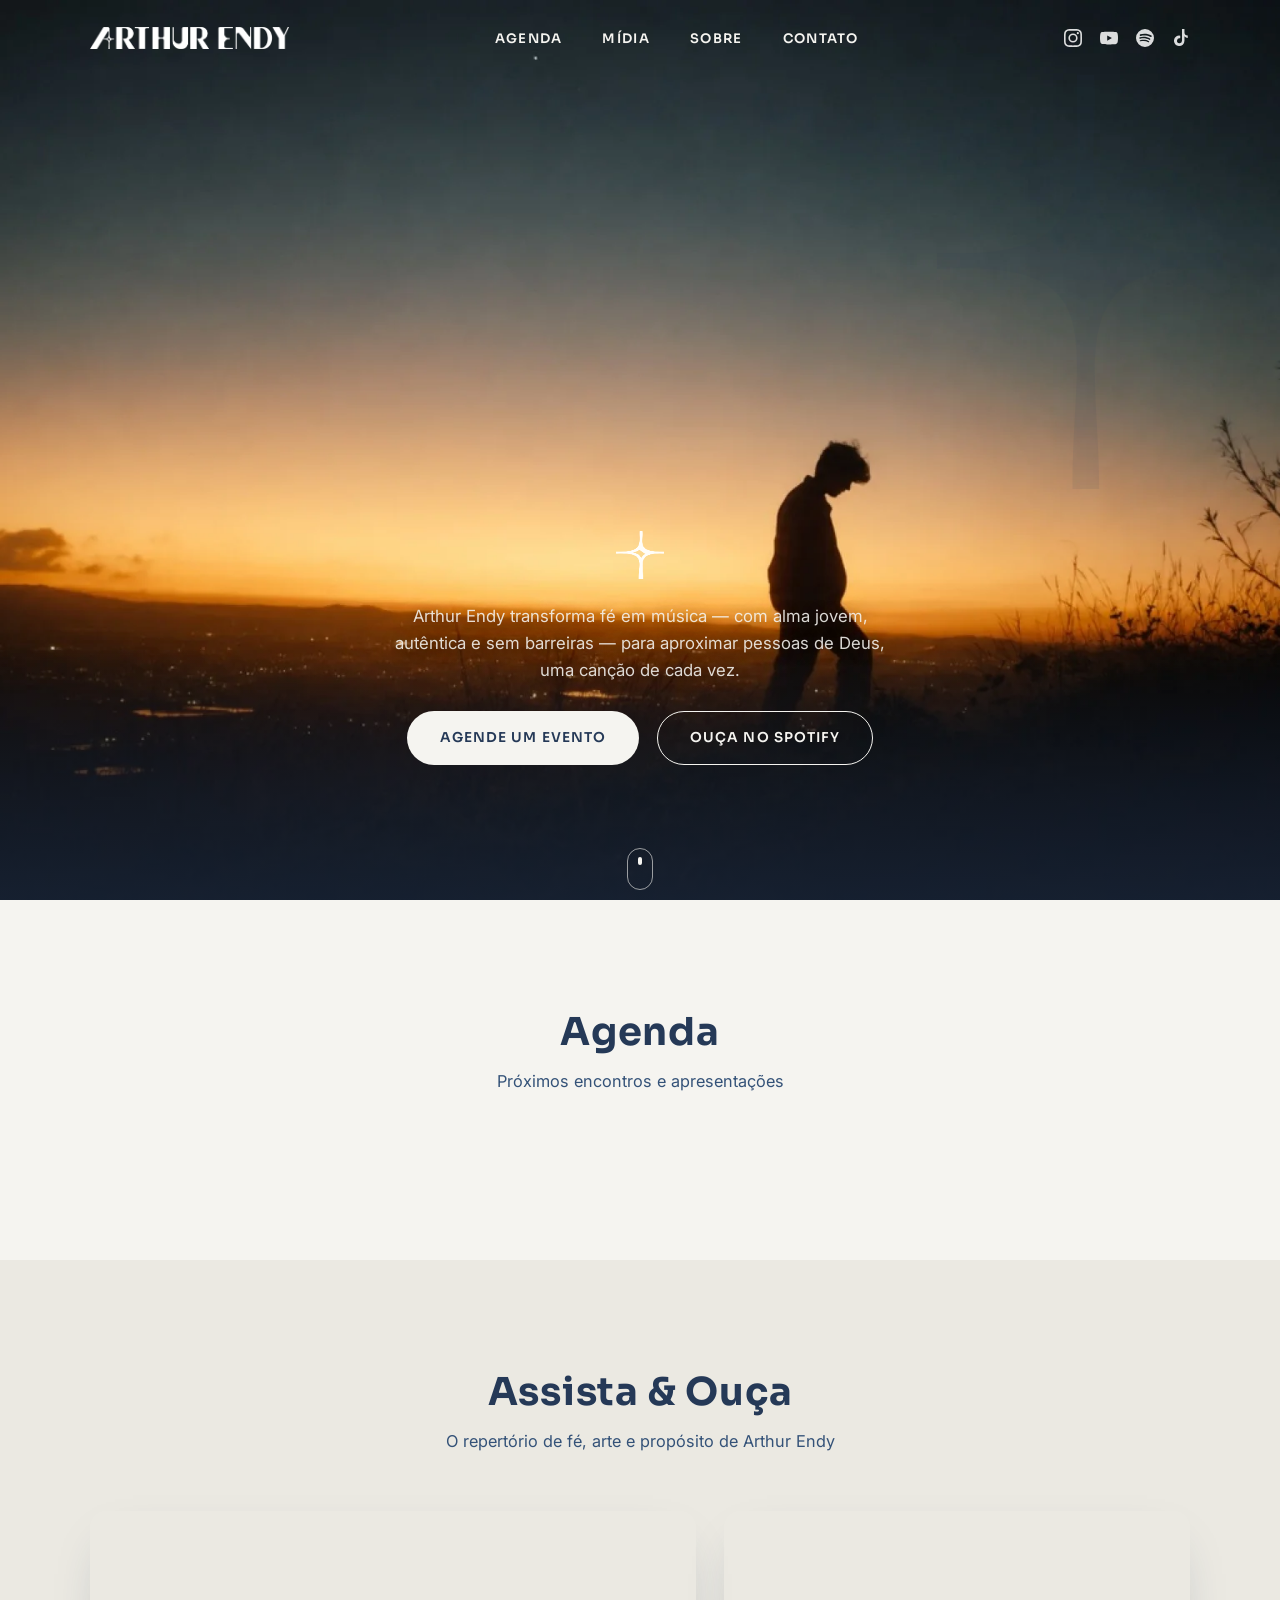
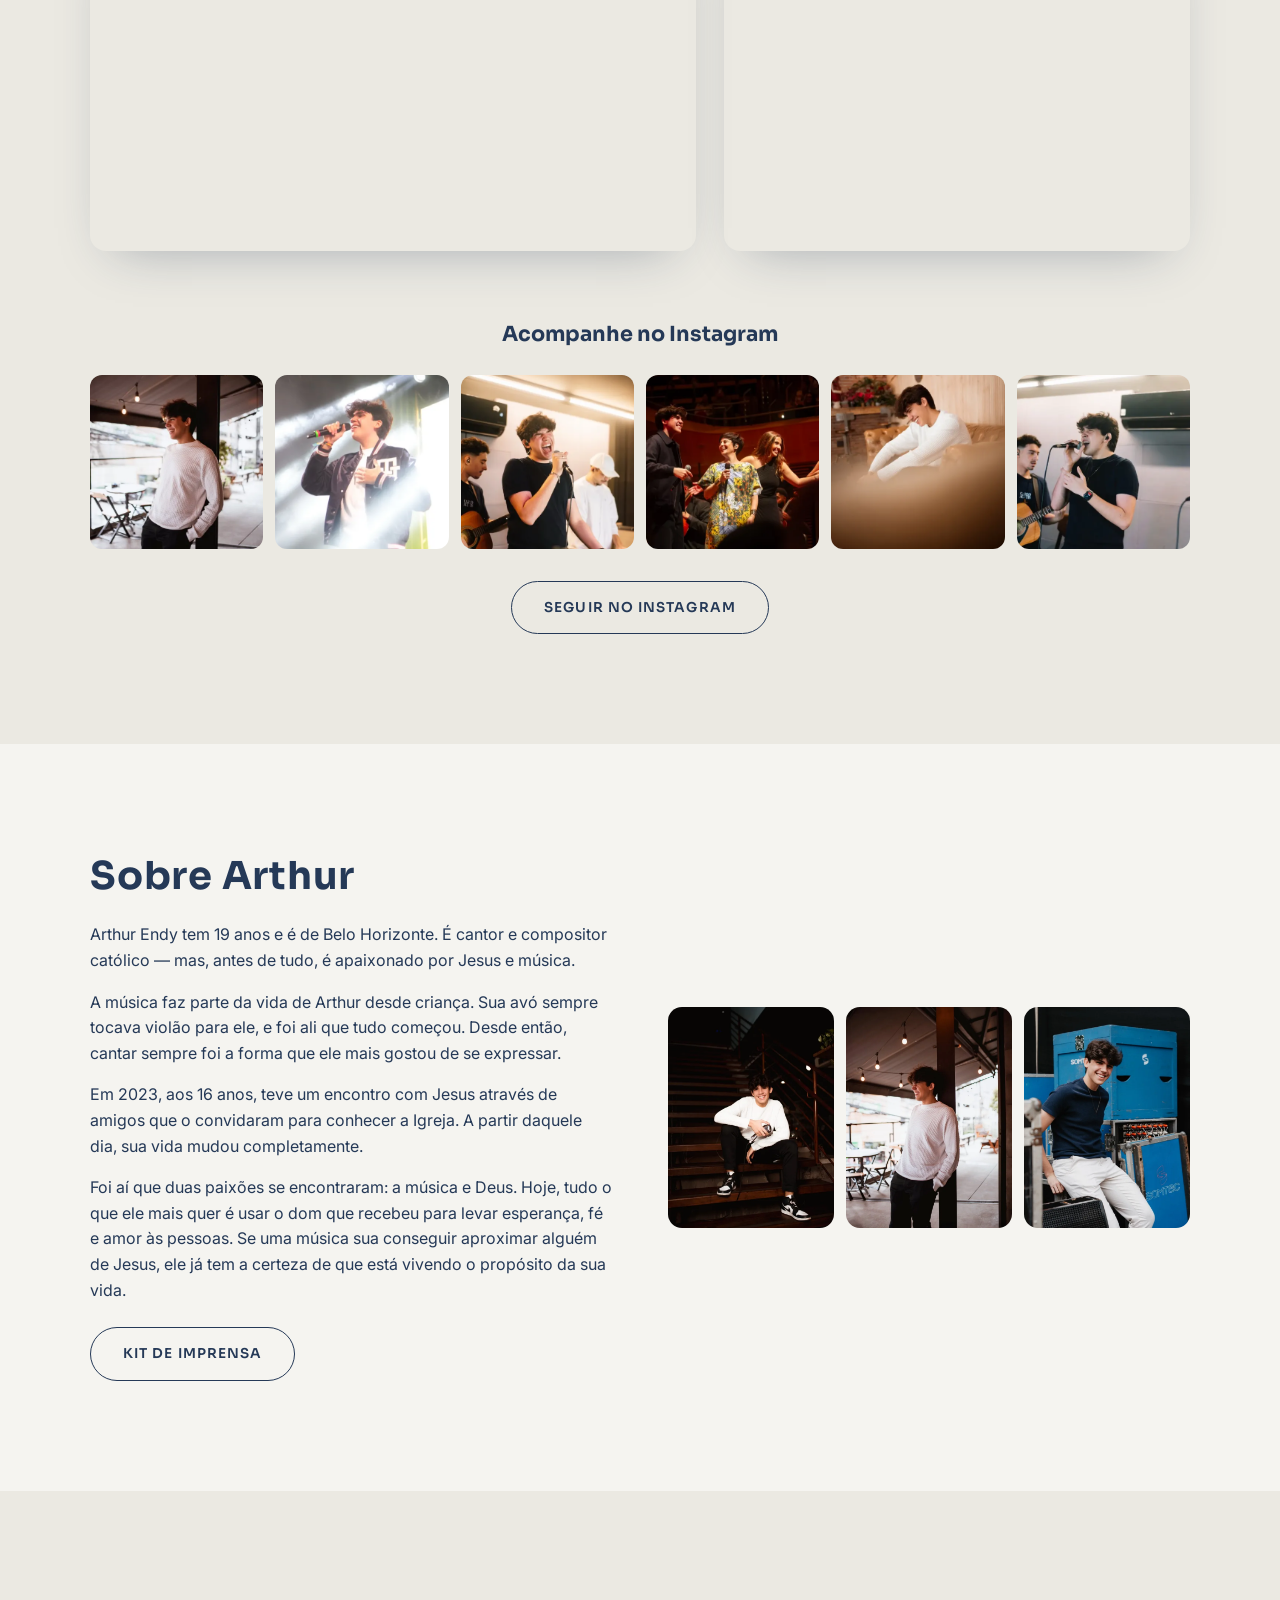
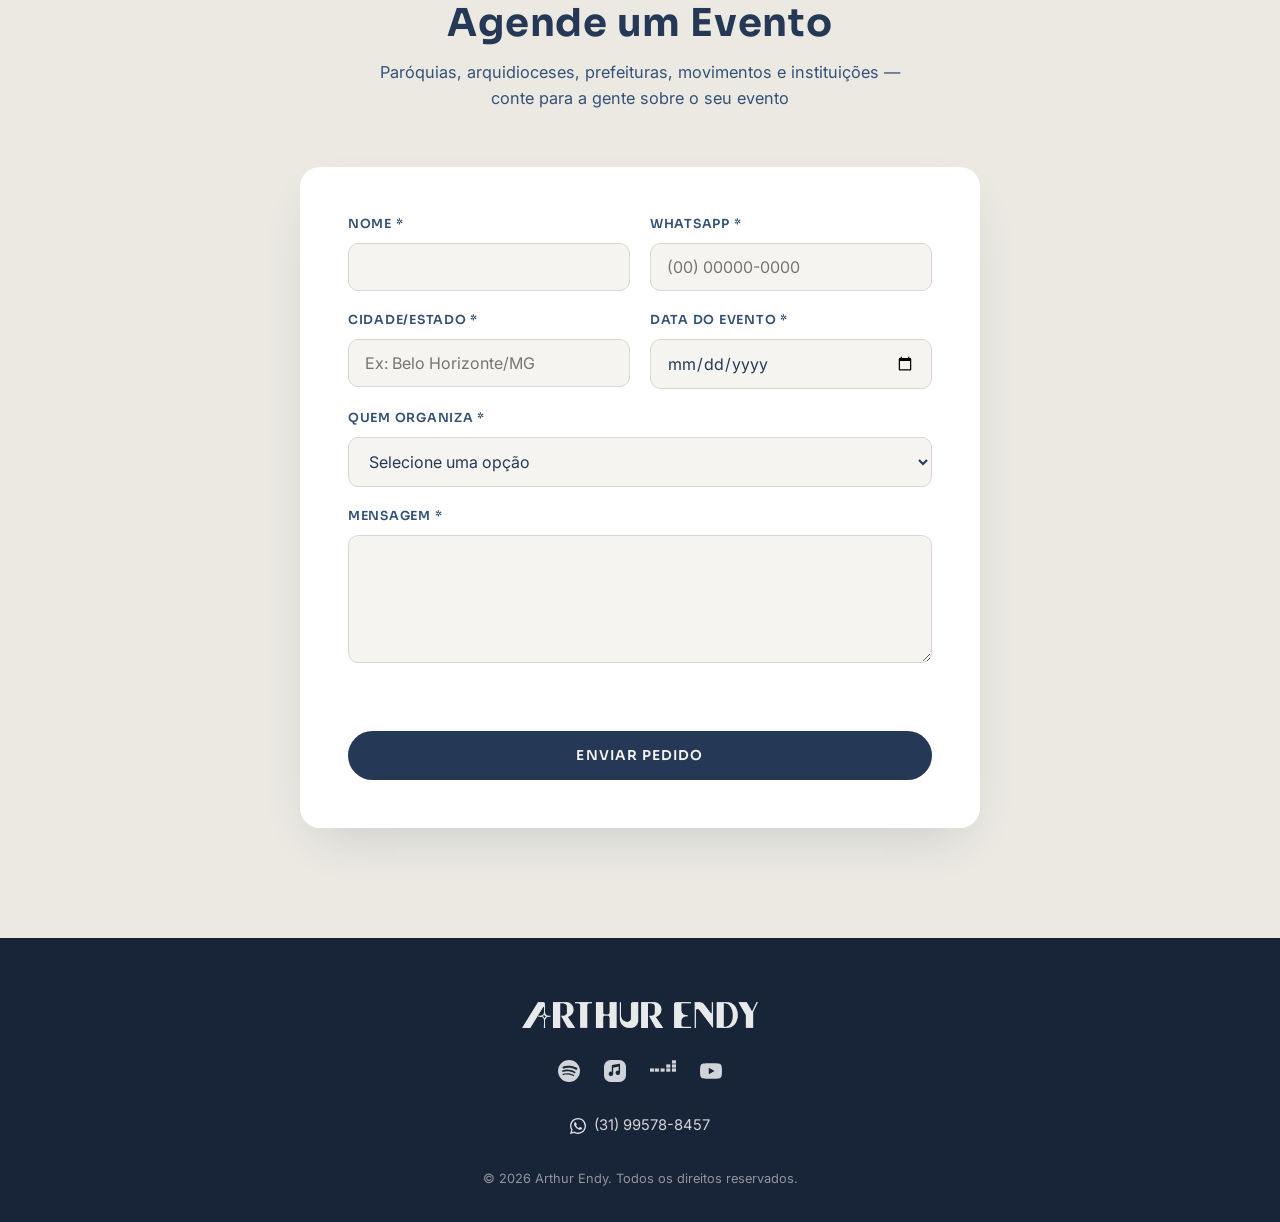
<file: index.html>
<!DOCTYPE html>
<html lang="pt-BR">
<head>
<meta charset="UTF-8">
<meta name="viewport" content="width=device-width, initial-scale=1.0">
<title>Arthur Endy — Cantor e Compositor Católico</title>
<meta name="description" content="Arthur Endy é cantor e compositor católico. Música, fé e propósito para aproximar pessoas de Deus. Ouça, assista e agende um evento.">

<!-- Open Graph -->
<meta property="og:type" content="website">
<meta property="og:title" content="Arthur Endy — Cantor e Compositor Católico">
<meta property="og:description" content="Música, fé e propósito. Conheça o trabalho de Arthur Endy, ouça as músicas e agende um evento.">
<meta property="og:image" content="assets/img/og-image.jpg">
<meta property="og:locale" content="pt_BR">

<link rel="icon" type="image/svg+xml" href="favicon.svg">

<link rel="preconnect" href="https://fonts.googleapis.com">
<link rel="preconnect" href="https://fonts.gstatic.com" crossorigin>
<link href="https://fonts.googleapis.com/css2?family=Sora:wght@600;700;800&family=Inter:wght@400;500;600&display=swap" rel="stylesheet">

<link rel="stylesheet" href="css/style.css">
</head>
<body>

<a class="skip-link" href="#main">Pular para o conteúdo</a>

<header class="site-header" id="topo">
  <div class="container header-inner">
    <a href="#topo" class="brand" aria-label="Arthur Endy — início">
      <img src="assets/img/logo-linear-branco.png" alt="Arthur Endy" class="brand-logo" width="209" height="23">
    </a>

    <nav class="main-nav" id="main-nav" aria-label="Navegação principal">
      <ul>
        <li><a href="#agenda">Agenda</a></li>
        <li><a href="#midia">Mídia</a></li>
        <li><a href="#sobre">Sobre</a></li>
        <li><a href="#contato">Contato</a></li>
      </ul>
    </nav>

    <div class="header-social">
      <a href="https://www.instagram.com/arthurendy/" target="_blank" rel="noopener" aria-label="Instagram de Arthur Endy"><img src="assets/icons/instagram.svg" alt="" width="20" height="20"></a>
      <a href="https://www.youtube.com/c/ArthurEndy" target="_blank" rel="noopener" aria-label="YouTube de Arthur Endy"><img src="assets/icons/youtube.svg" alt="" width="20" height="20"></a>
      <a href="https://open.spotify.com/artist/45PT90kSCjOz1tZ0P7NNvH" target="_blank" rel="noopener" aria-label="Spotify de Arthur Endy"><img src="assets/icons/spotify.svg" alt="" width="20" height="20"></a>
      <a href="https://www.tiktok.com/@arthur.endy" target="_blank" rel="noopener" aria-label="TikTok de Arthur Endy"><img src="assets/icons/tiktok.svg" alt="" width="20" height="20"></a>
    </div>

    <button class="nav-toggle" id="nav-toggle" aria-label="Abrir menu" aria-expanded="false" aria-controls="main-nav">
      <span class="nav-toggle-bar"></span>
      <span class="nav-toggle-bar"></span>
      <span class="nav-toggle-bar"></span>
    </button>
  </div>
</header>

<main id="main">

  <!-- HERO -->
  <section class="hero" id="hero">
    <img class="hero-bg" src="assets/img/hero.webp" alt="" loading="eager" fetchpriority="high">
    <div class="hero-overlay" aria-hidden="true"></div>
    <div class="hero-watermark" aria-hidden="true"></div>

    <div class="hero-content">
      <img src="assets/img/logo-branco.png" alt="Símbolo Arthur Endy" class="hero-symbol" width="72" height="72">
      <p class="hero-subtitle">Arthur Endy transforma fé em música — com alma jovem, autêntica e sem barreiras — para aproximar pessoas de Deus, uma canção de cada vez.</p>
      <div class="hero-actions">
        <a href="#contato" class="btn btn-primary">Agende um Evento</a>
        <a href="https://open.spotify.com/artist/45PT90kSCjOz1tZ0P7NNvH" target="_blank" rel="noopener" class="btn btn-outline">Ouça no Spotify</a>
      </div>
    </div>

    <a href="#agenda" class="scroll-indicator" aria-label="Rolar para o conteúdo">
      <span></span>
    </a>
  </section>

  <!-- AGENDA -->
  <section class="section" id="agenda">
    <div class="container">
      <h2 class="section-title">Agenda</h2>
      <p class="section-subtitle">Próximos encontros e apresentações</p>

      <a class="bit-widget-initializer"
        data-artist-name="id_15656749"
        data-app-id="1c23c01c9c00f2614237e19d9982d6f2"
        data-display-details="true"
        data-display-lineup="true"
        data-display-start-time="true"
        data-event-rsvp-position="left"
        data-social-share-icon="true"
        data-date-orientation="horizontal"
        data-date-format="MMM. D, YYYY"
        data-date-capitalization="capitalize"
        data-follow-section-position="top"
        data-follow-section-alignment="center"
        data-follow-section-cta-text="FOLLOW"
        data-language="pt"
        data-display-limit="15"
        data-bit-logo-position="hidden"
        ></a>
    </div>
  </section>

  <!-- MIDIA -->
  <section class="section section-alt" id="midia">
    <div class="container">
      <h2 class="section-title">Assista &amp; Ouça</h2>
      <p class="section-subtitle">O repertório de fé, arte e propósito de Arthur Endy</p>

      <div class="media-grid">
        <div class="media-video">
          <iframe
            src="https://www.youtube.com/embed/A3jggmgNoUM"
            title="Vídeo de Arthur Endy no YouTube"
            width="100%" height="100%" frameborder="0"
            allow="accelerometer; autoplay; clipboard-write; encrypted-media; gyroscope; picture-in-picture"
            allowfullscreen
            style="aspect-ratio: 16 / 9; display: block; border-radius: 16px;"
          ></iframe>
        </div>

        <div class="media-spotify">
          <iframe
            title="Player do Spotify — Desperta o Santo Dentro de Mim"
            src="https://open.spotify.com/embed/album/02Kt2gpaJbTQIVNRXUYahv?utm_source=generator&theme=0"
            width="100%" height="152" frameborder="0" allowfullscreen=""
            allow="autoplay; clipboard-write; encrypted-media; fullscreen; picture-in-picture"
            loading="lazy">
          </iframe>
          <iframe
            title="Player do Spotify — Uma História de Amor"
            src="https://open.spotify.com/embed/album/1sSsBLlesuToJD6hAaPxq7?utm_source=generator&theme=0"
            width="100%" height="152" frameborder="0" allowfullscreen=""
            allow="autoplay; clipboard-write; encrypted-media; fullscreen; picture-in-picture"
            loading="lazy">
          </iframe>
        </div>
      </div>

      <div class="instagram-block">
        <h3>Acompanhe no Instagram</h3>
        <div class="instagram-grid">
          <a href="https://www.instagram.com/arthurendy/" target="_blank" rel="noopener" class="instagram-tile" aria-label="Ver post no Instagram de Arthur Endy"><img src="assets/img/insta-1.webp" alt="Arthur Endy sorrindo em ambiente descontraído" loading="lazy" width="700" height="700"><span class="instagram-tile-icon"><img src="assets/icons/instagram.svg" alt="" width="20" height="20"></span></a>
          <a href="https://www.instagram.com/arthurendy/" target="_blank" rel="noopener" class="instagram-tile" aria-label="Ver post no Instagram de Arthur Endy"><img src="assets/img/insta-2.webp" alt="Arthur Endy cantando no palco" loading="lazy" width="700" height="700"><span class="instagram-tile-icon"><img src="assets/icons/instagram.svg" alt="" width="20" height="20"></span></a>
          <a href="https://www.instagram.com/arthurendy/" target="_blank" rel="noopener" class="instagram-tile" aria-label="Ver post no Instagram de Arthur Endy"><img src="assets/img/insta-3.webp" alt="Arthur Endy em ensaio com a banda" loading="lazy" width="700" height="700"><span class="instagram-tile-icon"><img src="assets/icons/instagram.svg" alt="" width="20" height="20"></span></a>
          <a href="https://www.instagram.com/arthurendy/" target="_blank" rel="noopener" class="instagram-tile" aria-label="Ver post no Instagram de Arthur Endy"><img src="assets/img/insta-4.webp" alt="Arthur Endy se apresentando com orquestra" loading="lazy" width="700" height="700"><span class="instagram-tile-icon"><img src="assets/icons/instagram.svg" alt="" width="20" height="20"></span></a>
          <a href="https://www.instagram.com/arthurendy/" target="_blank" rel="noopener" class="instagram-tile" aria-label="Ver post no Instagram de Arthur Endy"><img src="assets/img/insta-5.webp" alt="Arthur Endy sorrindo em momento descontraído" loading="lazy" width="700" height="700"><span class="instagram-tile-icon"><img src="assets/icons/instagram.svg" alt="" width="20" height="20"></span></a>
          <a href="https://www.instagram.com/arthurendy/" target="_blank" rel="noopener" class="instagram-tile" aria-label="Ver post no Instagram de Arthur Endy"><img src="assets/img/insta-6.webp" alt="Arthur Endy em estúdio de ensaio" loading="lazy" width="700" height="700"><span class="instagram-tile-icon"><img src="assets/icons/instagram.svg" alt="" width="20" height="20"></span></a>
        </div>
        <a href="https://www.instagram.com/arthurendy/" target="_blank" rel="noopener" class="btn btn-outline btn-dark">Seguir no Instagram</a>
      </div>
    </div>
  </section>

  <!-- SOBRE -->
  <section class="section" id="sobre">
    <div class="container about-grid">
      <div class="about-text">
        <h2 class="section-title section-title--left">Sobre Arthur</h2>
        <p>Arthur Endy tem 19 anos e é de Belo Horizonte. É cantor e compositor católico — mas, antes de tudo, é apaixonado por Jesus e música.</p>
        <p>A música faz parte da vida de Arthur desde criança. Sua avó sempre tocava violão para ele, e foi ali que tudo começou. Desde então, cantar sempre foi a forma que ele mais gostou de se expressar.</p>
        <p>Em 2023, aos 16 anos, teve um encontro com Jesus através de amigos que o convidaram para conhecer a Igreja. A partir daquele dia, sua vida mudou completamente.</p>
        <p>Foi aí que duas paixões se encontraram: a música e Deus. Hoje, tudo o que ele mais quer é usar o dom que recebeu para levar esperança, fé e amor às pessoas. Se uma música sua conseguir aproximar alguém de Jesus, ele já tem a certeza de que está vivendo o propósito da sua vida.</p>
        <!-- TODO: linkar para o PDF do press kit quando estiver disponível -->
        <a href="#contato" class="btn btn-outline btn-dark">Kit de Imprensa</a>
      </div>

      <div class="about-photos">
        <div class="about-photo"><img src="assets/img/sobre-1.webp" alt="Arthur Endy sorrindo, sentado em uma escada" loading="lazy" width="900" height="900"></div>
        <div class="about-photo"><img src="assets/img/sobre-2.webp" alt="Arthur Endy em um momento tranquilo, sorrindo" loading="lazy" width="900" height="900"></div>
        <div class="about-photo"><img src="assets/img/sobre-3.webp" alt="Arthur Endy sorrindo nos bastidores de um show" loading="lazy" width="900" height="900"></div>
      </div>
    </div>
  </section>

  <!-- CONTATO -->
  <section class="section section-alt" id="contato">
    <div class="container">
      <h2 class="section-title">Agende um Evento</h2>
      <p class="section-subtitle">Paróquias, arquidioceses, prefeituras, movimentos e instituições — conte para a gente sobre o seu evento</p>

      <form id="contact-form" class="contact-form" novalidate action="https://formspree.io/f/xeeyovjj" method="POST">
        <input type="hidden" name="_subject" value="Novo pedido de evento — site Arthur Endy">
        <div class="form-row">
          <div class="form-group">
            <label for="nome">Nome *</label>
            <input type="text" id="nome" name="nome" required autocomplete="name">
          </div>
          <div class="form-group">
            <label for="whatsapp">WhatsApp *</label>
            <input type="tel" id="whatsapp" name="whatsapp" required autocomplete="tel" placeholder="(00) 00000-0000">
          </div>
        </div>

        <div class="form-row">
          <div class="form-group">
            <label for="cidade">Cidade/Estado *</label>
            <input type="text" id="cidade" name="cidade" required placeholder="Ex: Belo Horizonte/MG">
          </div>
          <div class="form-group">
            <label for="data">Data do Evento *</label>
            <input type="date" id="data" name="data" required>
          </div>
        </div>

        <div class="form-group">
          <label for="organizador">Quem organiza *</label>
          <select id="organizador" name="organizador" required>
            <option value="" disabled selected>Selecione uma opção</option>
            <option value="Paróquia">Paróquia</option>
            <option value="Arquidiocese">Arquidiocese</option>
            <option value="Diocese">Diocese</option>
            <option value="Prefeitura">Prefeitura</option>
            <option value="Câmara">Câmara</option>
            <option value="Movimento">Movimento</option>
            <option value="Evento Privado">Evento Privado</option>
            <option value="Imprensa">Imprensa</option>
            <option value="Instituição">Instituição</option>
          </select>
        </div>

        <div class="form-group">
          <label for="mensagem">Mensagem *</label>
          <textarea id="mensagem" name="mensagem" rows="5" required></textarea>
        </div>

        <p class="form-feedback" id="form-feedback" role="status" aria-live="polite"></p>

        <button type="submit" class="btn btn-solid btn-block">Enviar Pedido</button>
      </form>
    </div>
  </section>

</main>

<footer class="site-footer">
  <div class="container footer-inner">
    <img src="assets/img/logo-linear-branco.png" alt="Arthur Endy" class="footer-logo" width="251" height="28">

    <div class="footer-streaming">
      <a href="https://open.spotify.com/artist/45PT90kSCjOz1tZ0P7NNvH" target="_blank" rel="noopener" aria-label="Spotify"><img src="assets/icons/spotify.svg" alt="" width="22" height="22"></a>
      <a href="https://music.apple.com/br/artist/arthur-endy/1552232141" target="_blank" rel="noopener" aria-label="Apple Music"><img src="assets/icons/apple-music.svg" alt="" width="22" height="22"></a>
      <a href="https://deezer.page.link/TsARCHeXXx8tHteW8" target="_blank" rel="noopener" aria-label="Deezer"><img src="assets/icons/deezer.svg" alt="" width="26" height="12"></a>
      <a href="https://www.youtube.com/c/ArthurEndy" target="_blank" rel="noopener" aria-label="YouTube"><img src="assets/icons/youtube.svg" alt="" width="22" height="22"></a>
    </div>

    <div class="footer-contact">
      <a href="https://wa.me/5531995788457" target="_blank" rel="noopener"><img src="assets/icons/whatsapp.svg" alt="" width="16" height="16"> (31) 99578-8457</a>
    </div>

    <p class="footer-copy">© 2026 Arthur Endy. Todos os direitos reservados.</p>
  </div>
</footer>

<script charset="utf-8" src="https://widgetv3.bandsintown.com/main.min.js"></script>
<script src="js/script.js"></script>
</body>
</html>
</file>
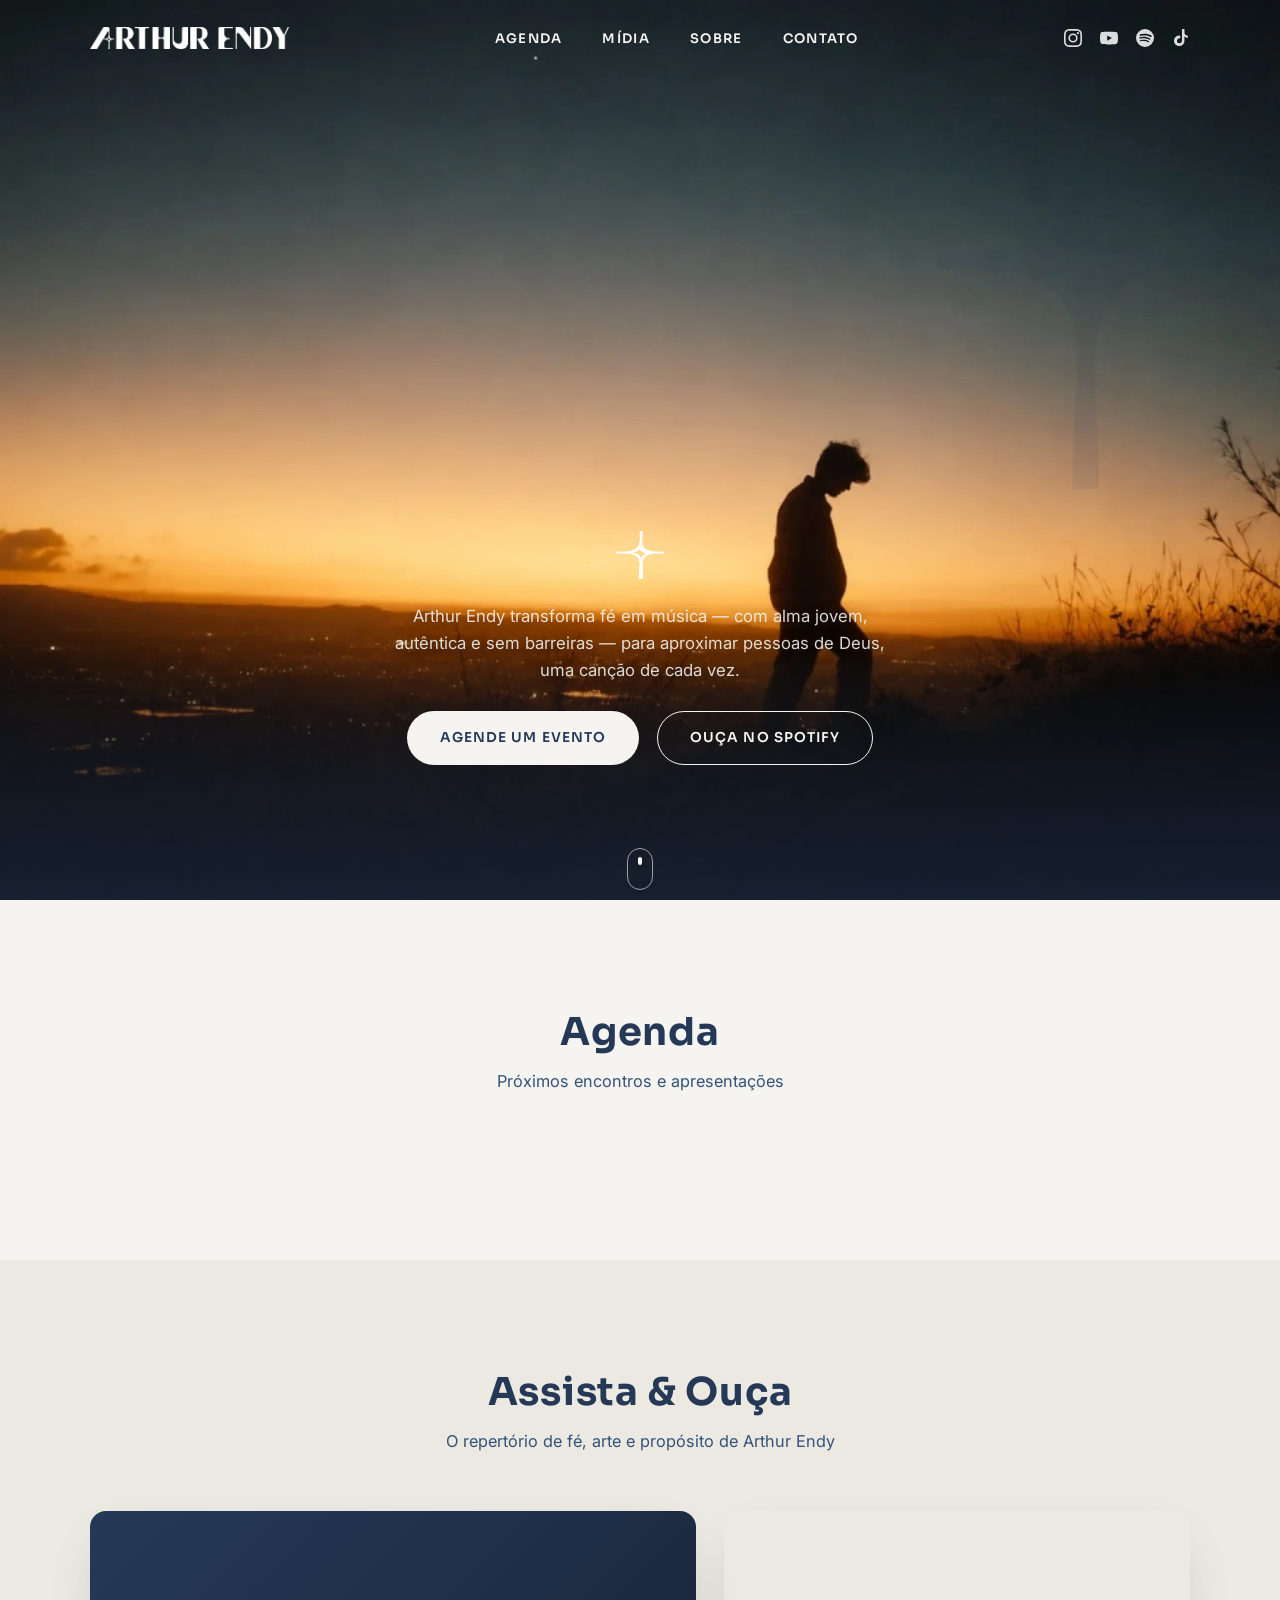
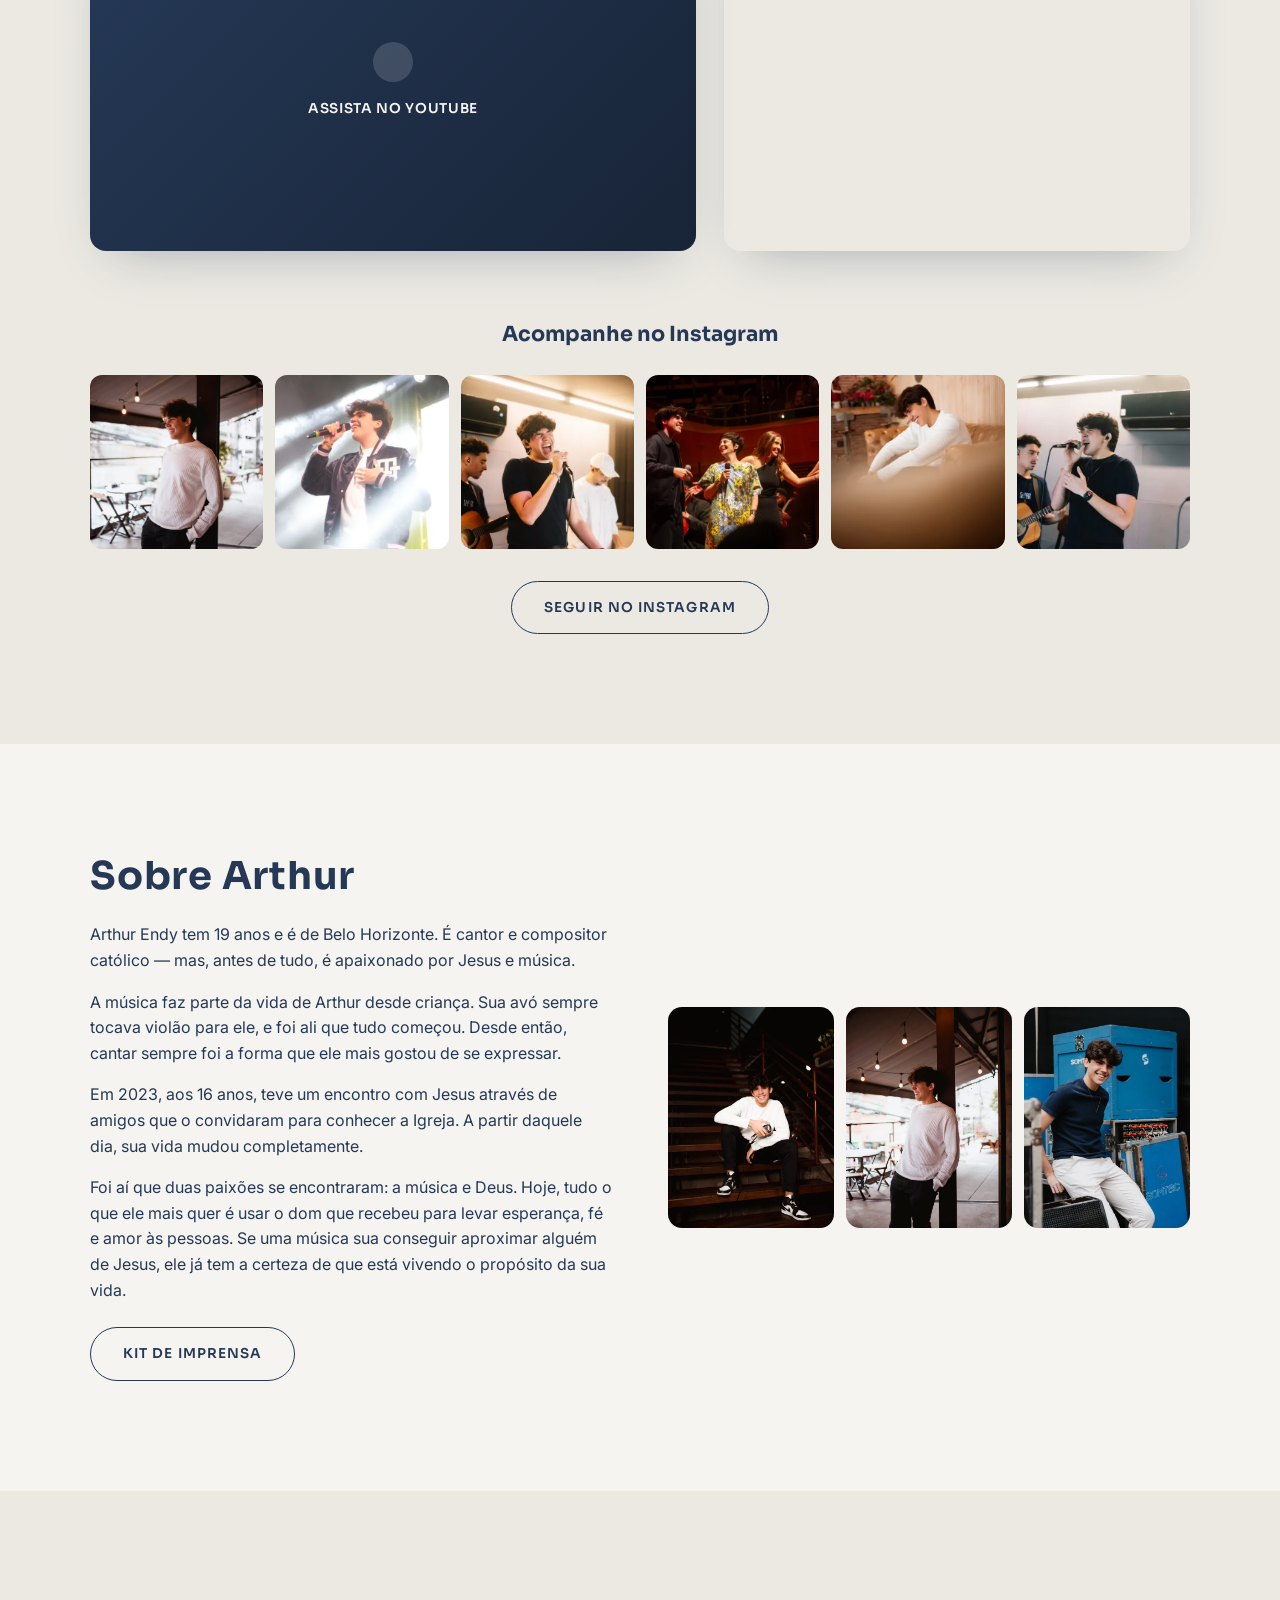
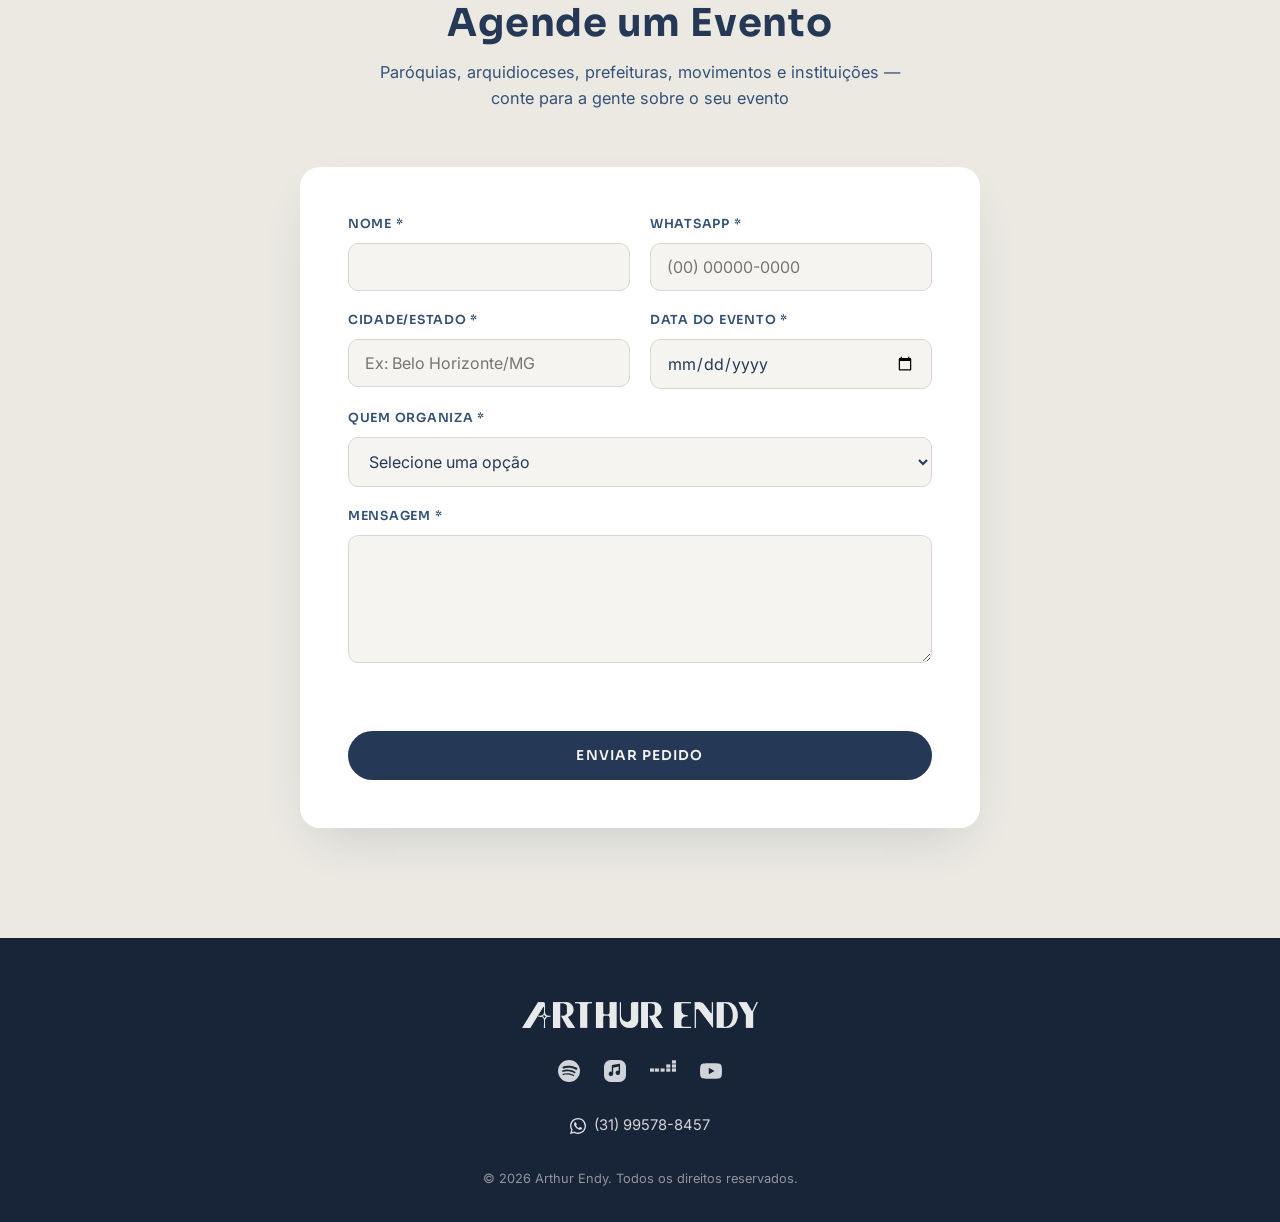
<file: index_old.html>
<!DOCTYPE html>
<html lang="pt-BR">
<head>
<meta charset="UTF-8">
<meta name="viewport" content="width=device-width, initial-scale=1.0">
<title>Arthur Endy — Cantor e Compositor Católico</title>
<meta name="description" content="Arthur Endy é cantor e compositor católico. Música, fé e propósito para aproximar pessoas de Deus. Ouça, assista e agende um evento.">

<!-- Open Graph -->
<meta property="og:type" content="website">
<meta property="og:title" content="Arthur Endy — Cantor e Compositor Católico">
<meta property="og:description" content="Música, fé e propósito. Conheça o trabalho de Arthur Endy, ouça as músicas e agende um evento.">
<meta property="og:image" content="assets/img/og-image.jpg">
<meta property="og:locale" content="pt_BR">

<link rel="icon" type="image/svg+xml" href="favicon.svg">

<link rel="preconnect" href="https://fonts.googleapis.com">
<link rel="preconnect" href="https://fonts.gstatic.com" crossorigin>
<link href="https://fonts.googleapis.com/css2?family=Sora:wght@600;700;800&family=Inter:wght@400;500;600&display=swap" rel="stylesheet">

<link rel="stylesheet" href="css/style.css">
</head>
<body>

<a class="skip-link" href="#main">Pular para o conteúdo</a>

<header class="site-header" id="topo">
  <div class="container header-inner">
    <a href="#topo" class="brand" aria-label="Arthur Endy — início">
      <img src="assets/img/logo-linear-branco.png" alt="Arthur Endy" class="brand-logo" width="209" height="23">
    </a>

    <nav class="main-nav" id="main-nav" aria-label="Navegação principal">
      <ul>
        <li><a href="#agenda">Agenda</a></li>
        <li><a href="#midia">Mídia</a></li>
        <li><a href="#sobre">Sobre</a></li>
        <li><a href="#contato">Contato</a></li>
      </ul>
    </nav>

    <div class="header-social">
      <a href="https://www.instagram.com/arthurendy/" target="_blank" rel="noopener" aria-label="Instagram de Arthur Endy"><img src="assets/icons/instagram.svg" alt="" width="20" height="20"></a>
      <a href="https://www.youtube.com/c/ArthurEndy" target="_blank" rel="noopener" aria-label="YouTube de Arthur Endy"><img src="assets/icons/youtube.svg" alt="" width="20" height="20"></a>
      <a href="https://open.spotify.com/artist/45PT90kSCjOz1tZ0P7NNvH" target="_blank" rel="noopener" aria-label="Spotify de Arthur Endy"><img src="assets/icons/spotify.svg" alt="" width="20" height="20"></a>
      <a href="https://www.tiktok.com/@arthur.endy" target="_blank" rel="noopener" aria-label="TikTok de Arthur Endy"><img src="assets/icons/tiktok.svg" alt="" width="20" height="20"></a>
    </div>

    <button class="nav-toggle" id="nav-toggle" aria-label="Abrir menu" aria-expanded="false" aria-controls="main-nav">
      <span class="nav-toggle-bar"></span>
      <span class="nav-toggle-bar"></span>
      <span class="nav-toggle-bar"></span>
    </button>
  </div>
</header>

<main id="main">

  <!-- HERO -->
  <section class="hero" id="hero">
    <img class="hero-bg" src="assets/img/hero.webp" alt="" loading="eager" fetchpriority="high">
    <div class="hero-overlay" aria-hidden="true"></div>
    <div class="hero-watermark" aria-hidden="true"></div>

    <div class="hero-content">
      <img src="assets/img/logo-branco.png" alt="Símbolo Arthur Endy" class="hero-symbol" width="72" height="72">
      <p class="hero-subtitle">Arthur Endy transforma fé em música — com alma jovem, autêntica e sem barreiras — para aproximar pessoas de Deus, uma canção de cada vez.</p>
      <div class="hero-actions">
        <a href="#contato" class="btn btn-primary">Agende um Evento</a>
        <a href="https://open.spotify.com/artist/45PT90kSCjOz1tZ0P7NNvH" target="_blank" rel="noopener" class="btn btn-outline">Ouça no Spotify</a>
      </div>
    </div>

    <a href="#agenda" class="scroll-indicator" aria-label="Rolar para o conteúdo">
      <span></span>
    </a>
  </section>

  <!-- AGENDA -->
  <section class="section" id="agenda">
    <div class="container">
      <h2 class="section-title">Agenda</h2>
      <p class="section-subtitle">Próximos encontros e apresentações</p>

      <a class="bit-widget-initializer"
        data-artist-name="id_15656749"
        data-app-id="1c23c01c9c00f2614237e19d9982d6f2"
        data-display-details="true"
        data-display-lineup="true"
        data-display-start-time="true"
        data-event-rsvp-position="left"
        data-social-share-icon="true"
        data-date-orientation="horizontal"
        data-date-format="MMM. D, YYYY"
        data-date-capitalization="capitalize"
        data-follow-section-position="top"
        data-follow-section-alignment="center"
        data-follow-section-cta-text="FOLLOW"
        data-language="pt"
        data-display-limit="15"
        data-bit-logo-position="hidden"
        ></a>
    </div>
  </section>

  <!-- MIDIA -->
  <section class="section section-alt" id="midia">
    <div class="container">
      <h2 class="section-title">Assista &amp; Ouça</h2>
      <p class="section-subtitle">O repertório de fé, arte e propósito de Arthur Endy</p>

      <div class="media-grid">
        <div class="media-video">
          <!-- TODO: confirmar o vídeo/lyric video oficial de "Desperta o Santo Dentro de Mim"
               e substituir por: <iframe src="https://www.youtube.com/embed/VIDEO_ID" ...></iframe>
               Nunca usar vídeos do repertório pop secular antigo. -->
          <a class="video-placeholder" href="https://www.youtube.com/c/ArthurEndy" target="_blank" rel="noopener" aria-label="Assistir Arthur Endy no YouTube">
            <img src="assets/icons/play.svg" alt="" class="play-icon" width="28" height="28">
            <span>Assista no YouTube</span>
          </a>
        </div>

        <div class="media-spotify">
          <iframe
            title="Player do Spotify — Desperta o Santo Dentro de Mim"
            src="https://open.spotify.com/embed/album/02Kt2gpaJbTQIVNRXUYahv?utm_source=generator&theme=0"
            width="100%" height="152" frameborder="0" allowfullscreen=""
            allow="autoplay; clipboard-write; encrypted-media; fullscreen; picture-in-picture"
            loading="lazy">
          </iframe>
          <iframe
            title="Player do Spotify — Uma História de Amor"
            src="https://open.spotify.com/embed/album/1sSsBLlesuToJD6hAaPxq7?utm_source=generator&theme=0"
            width="100%" height="152" frameborder="0" allowfullscreen=""
            allow="autoplay; clipboard-write; encrypted-media; fullscreen; picture-in-picture"
            loading="lazy">
          </iframe>
        </div>
      </div>

      <div class="instagram-block">
        <h3>Acompanhe no Instagram</h3>
        <div class="instagram-grid">
          <a href="https://www.instagram.com/arthurendy/" target="_blank" rel="noopener" class="instagram-tile" aria-label="Ver post no Instagram de Arthur Endy"><img src="assets/img/insta-1.webp" alt="Arthur Endy sorrindo em ambiente descontraído" loading="lazy" width="700" height="700"><span class="instagram-tile-icon"><img src="assets/icons/instagram.svg" alt="" width="20" height="20"></span></a>
          <a href="https://www.instagram.com/arthurendy/" target="_blank" rel="noopener" class="instagram-tile" aria-label="Ver post no Instagram de Arthur Endy"><img src="assets/img/insta-2.webp" alt="Arthur Endy cantando no palco" loading="lazy" width="700" height="700"><span class="instagram-tile-icon"><img src="assets/icons/instagram.svg" alt="" width="20" height="20"></span></a>
          <a href="https://www.instagram.com/arthurendy/" target="_blank" rel="noopener" class="instagram-tile" aria-label="Ver post no Instagram de Arthur Endy"><img src="assets/img/insta-3.webp" alt="Arthur Endy em ensaio com a banda" loading="lazy" width="700" height="700"><span class="instagram-tile-icon"><img src="assets/icons/instagram.svg" alt="" width="20" height="20"></span></a>
          <a href="https://www.instagram.com/arthurendy/" target="_blank" rel="noopener" class="instagram-tile" aria-label="Ver post no Instagram de Arthur Endy"><img src="assets/img/insta-4.webp" alt="Arthur Endy se apresentando com orquestra" loading="lazy" width="700" height="700"><span class="instagram-tile-icon"><img src="assets/icons/instagram.svg" alt="" width="20" height="20"></span></a>
          <a href="https://www.instagram.com/arthurendy/" target="_blank" rel="noopener" class="instagram-tile" aria-label="Ver post no Instagram de Arthur Endy"><img src="assets/img/insta-5.webp" alt="Arthur Endy sorrindo em momento descontraído" loading="lazy" width="700" height="700"><span class="instagram-tile-icon"><img src="assets/icons/instagram.svg" alt="" width="20" height="20"></span></a>
          <a href="https://www.instagram.com/arthurendy/" target="_blank" rel="noopener" class="instagram-tile" aria-label="Ver post no Instagram de Arthur Endy"><img src="assets/img/insta-6.webp" alt="Arthur Endy em estúdio de ensaio" loading="lazy" width="700" height="700"><span class="instagram-tile-icon"><img src="assets/icons/instagram.svg" alt="" width="20" height="20"></span></a>
        </div>
        <a href="https://www.instagram.com/arthurendy/" target="_blank" rel="noopener" class="btn btn-outline btn-dark">Seguir no Instagram</a>
      </div>
    </div>
  </section>

  <!-- SOBRE -->
  <section class="section" id="sobre">
    <div class="container about-grid">
      <div class="about-text">
        <h2 class="section-title section-title--left">Sobre Arthur</h2>
        <p>Arthur Endy tem 19 anos e é de Belo Horizonte. É cantor e compositor católico — mas, antes de tudo, é apaixonado por Jesus e música.</p>
        <p>A música faz parte da vida de Arthur desde criança. Sua avó sempre tocava violão para ele, e foi ali que tudo começou. Desde então, cantar sempre foi a forma que ele mais gostou de se expressar.</p>
        <p>Em 2023, aos 16 anos, teve um encontro com Jesus através de amigos que o convidaram para conhecer a Igreja. A partir daquele dia, sua vida mudou completamente.</p>
        <p>Foi aí que duas paixões se encontraram: a música e Deus. Hoje, tudo o que ele mais quer é usar o dom que recebeu para levar esperança, fé e amor às pessoas. Se uma música sua conseguir aproximar alguém de Jesus, ele já tem a certeza de que está vivendo o propósito da sua vida.</p>
        <!-- TODO: linkar para o PDF do press kit quando estiver disponível -->
        <a href="#contato" class="btn btn-outline btn-dark">Kit de Imprensa</a>
      </div>

      <div class="about-photos">
        <div class="about-photo"><img src="assets/img/sobre-1.webp" alt="Arthur Endy sorrindo, sentado em uma escada" loading="lazy" width="900" height="900"></div>
        <div class="about-photo"><img src="assets/img/sobre-2.webp" alt="Arthur Endy em um momento tranquilo, sorrindo" loading="lazy" width="900" height="900"></div>
        <div class="about-photo"><img src="assets/img/sobre-3.webp" alt="Arthur Endy sorrindo nos bastidores de um show" loading="lazy" width="900" height="900"></div>
      </div>
    </div>
  </section>

  <!-- CONTATO -->
  <section class="section section-alt" id="contato">
    <div class="container">
      <h2 class="section-title">Agende um Evento</h2>
      <p class="section-subtitle">Paróquias, arquidioceses, prefeituras, movimentos e instituições — conte para a gente sobre o seu evento</p>

      <form id="contact-form" class="contact-form" novalidate action="https://formspree.io/f/xeeyovjj" method="POST">
        <input type="hidden" name="_subject" value="Novo pedido de evento — site Arthur Endy">
        <div class="form-row">
          <div class="form-group">
            <label for="nome">Nome *</label>
            <input type="text" id="nome" name="nome" required autocomplete="name">
          </div>
          <div class="form-group">
            <label for="whatsapp">WhatsApp *</label>
            <input type="tel" id="whatsapp" name="whatsapp" required autocomplete="tel" placeholder="(00) 00000-0000">
          </div>
        </div>

        <div class="form-row">
          <div class="form-group">
            <label for="cidade">Cidade/Estado *</label>
            <input type="text" id="cidade" name="cidade" required placeholder="Ex: Belo Horizonte/MG">
          </div>
          <div class="form-group">
            <label for="data">Data do Evento *</label>
            <input type="date" id="data" name="data" required>
          </div>
        </div>

        <div class="form-group">
          <label for="organizador">Quem organiza *</label>
          <select id="organizador" name="organizador" required>
            <option value="" disabled selected>Selecione uma opção</option>
            <option value="Paróquia">Paróquia</option>
            <option value="Arquidiocese">Arquidiocese</option>
            <option value="Diocese">Diocese</option>
            <option value="Prefeitura">Prefeitura</option>
            <option value="Câmara">Câmara</option>
            <option value="Movimento">Movimento</option>
            <option value="Evento Privado">Evento Privado</option>
            <option value="Imprensa">Imprensa</option>
            <option value="Instituição">Instituição</option>
          </select>
        </div>

        <div class="form-group">
          <label for="mensagem">Mensagem *</label>
          <textarea id="mensagem" name="mensagem" rows="5" required></textarea>
        </div>

        <p class="form-feedback" id="form-feedback" role="status" aria-live="polite"></p>

        <button type="submit" class="btn btn-solid btn-block">Enviar Pedido</button>
      </form>
    </div>
  </section>

</main>

<footer class="site-footer">
  <div class="container footer-inner">
    <img src="assets/img/logo-linear-branco.png" alt="Arthur Endy" class="footer-logo" width="251" height="28">

    <div class="footer-streaming">
      <a href="https://open.spotify.com/artist/45PT90kSCjOz1tZ0P7NNvH" target="_blank" rel="noopener" aria-label="Spotify"><img src="assets/icons/spotify.svg" alt="" width="22" height="22"></a>
      <a href="https://music.apple.com/br/artist/arthur-endy/1552232141" target="_blank" rel="noopener" aria-label="Apple Music"><img src="assets/icons/apple-music.svg" alt="" width="22" height="22"></a>
      <a href="https://deezer.page.link/TsARCHeXXx8tHteW8" target="_blank" rel="noopener" aria-label="Deezer"><img src="assets/icons/deezer.svg" alt="" width="26" height="12"></a>
      <a href="https://www.youtube.com/c/ArthurEndy" target="_blank" rel="noopener" aria-label="YouTube"><img src="assets/icons/youtube.svg" alt="" width="22" height="22"></a>
    </div>

    <div class="footer-contact">
      <a href="https://wa.me/5531995788457" target="_blank" rel="noopener"><img src="assets/icons/whatsapp.svg" alt="" width="16" height="16"> (31) 99578-8457</a>
    </div>

    <p class="footer-copy">© 2026 Arthur Endy. Todos os direitos reservados.</p>
  </div>
</footer>

<script charset="utf-8" src="https://widgetv3.bandsintown.com/main.min.js"></script>
<script src="js/script.js"></script>
</body>
</html>
</file>
<file: css/style.css>
/* ==========================================================================
   Arthur Endy — Site Oficial
   ========================================================================== */

:root {
  --azul-peregrino: #253957;
  --azul-peregrino-dark: #182437;
  --azul-peregrino-light: #345278;
  --branco-linho: #f5f4f0;
  --preto: #14181f;

  --font-display: 'Sora', sans-serif;
  --font-body: 'Inter', sans-serif;

  --header-height: 76px;
  --container-width: 1180px;

  --transition-fast: 0.2s ease;
  --transition-medium: 0.4s cubic-bezier(0.22, 1, 0.36, 1);
}

/* ---------- Reset ---------- */
*, *::before, *::after { box-sizing: border-box; }

html {
  scroll-behavior: smooth;
}

body {
  margin: 0;
  font-family: var(--font-body);
  color: var(--azul-peregrino);
  background: var(--branco-linho);
  -webkit-font-smoothing: antialiased;
  line-height: 1.6;
}

img { max-width: 100%; display: block; }

a { color: inherit; text-decoration: none; }

ul { list-style: none; margin: 0; padding: 0; }

h1, h2, h3 {
  font-family: var(--font-display);
  font-weight: 700;
  line-height: 1.15;
  margin: 0;
}

p { margin: 0 0 1em; }

button { font-family: inherit; cursor: pointer; }

input, select, textarea { font-family: inherit; font-size: 1rem; }

.container {
  max-width: var(--container-width);
  margin: 0 auto;
  padding: 0 24px;
}

.skip-link {
  position: absolute;
  left: -9999px;
  top: 0;
  background: var(--branco-linho);
  color: var(--azul-peregrino);
  padding: 12px 20px;
  z-index: 200;
  font-weight: 600;
}
.skip-link:focus {
  left: 16px;
  top: 16px;
}

:focus-visible {
  outline: 2px solid var(--branco-linho);
  outline-offset: 3px;
}

/* ---------- Buttons ---------- */
.btn {
  display: inline-flex;
  align-items: center;
  justify-content: center;
  gap: 8px;
  padding: 15px 32px;
  font-family: var(--font-display);
  font-weight: 600;
  font-size: 0.85rem;
  letter-spacing: 0.08em;
  text-transform: uppercase;
  border-radius: 100px;
  border: 1.5px solid transparent;
  transition: transform var(--transition-fast), background var(--transition-fast), color var(--transition-fast), border-color var(--transition-fast);
  white-space: nowrap;
}
.btn:hover { transform: translateY(-2px); }

.btn-primary {
  background: var(--branco-linho);
  color: var(--azul-peregrino);
}
.btn-primary:hover { background: #ffffff; }

.btn-solid {
  background: var(--azul-peregrino);
  color: var(--branco-linho);
}
.btn-solid:hover { background: var(--azul-peregrino-dark); }

.btn-outline {
  border-color: currentColor;
  color: var(--branco-linho);
}
.btn-outline:hover { background: rgba(245, 244, 240, 0.12); }

.btn-outline.btn-dark {
  color: var(--azul-peregrino);
}
.btn-outline.btn-dark:hover { background: rgba(37, 57, 87, 0.08); }

.btn-block { width: 100%; }

/* ==========================================================================
   Header
   ========================================================================== */
.site-header {
  position: fixed;
  top: 0;
  left: 0;
  right: 0;
  z-index: 100;
  height: var(--header-height);
  display: flex;
  align-items: center;
  background: transparent;
  transition: background var(--transition-medium), box-shadow var(--transition-medium);
}

.site-header.scrolled {
  background: var(--azul-peregrino);
  box-shadow: 0 6px 24px rgba(0, 0, 0, 0.15);
}

.header-inner {
  display: flex;
  align-items: center;
  justify-content: space-between;
  width: 100%;
}

.brand {
  display: flex;
  align-items: center;
  color: var(--branco-linho);
}

.brand-logo { height: 22px; width: auto; }

.main-nav ul {
  display: flex;
  gap: 40px;
}

.main-nav a {
  color: var(--branco-linho);
  font-family: var(--font-display);
  font-weight: 600;
  font-size: 0.82rem;
  letter-spacing: 0.1em;
  text-transform: uppercase;
  position: relative;
  padding-bottom: 4px;
}

.main-nav a::after {
  content: '';
  position: absolute;
  left: 0;
  bottom: 0;
  width: 0;
  height: 1.5px;
  background: currentColor;
  transition: width var(--transition-fast);
}

.main-nav a:hover::after { width: 100%; }

.header-social {
  display: flex;
  align-items: center;
  gap: 18px;
}

.header-social a { color: var(--branco-linho); opacity: 0.85; transition: opacity var(--transition-fast); }
.header-social a:hover { opacity: 1; }
.header-social img {
  width: 18px;
  height: 18px;
  filter: brightness(0) invert(1);
}

.nav-toggle {
  display: none;
  flex-direction: column;
  justify-content: center;
  align-items: center;
  gap: 6px;
  width: 40px;
  height: 40px;
  background: none;
  border: none;
  padding: 4px;
}

.nav-toggle-bar {
  display: block;
  width: 22px;
  height: 2px;
  background: var(--branco-linho);
  border-radius: 2px;
  transition: transform var(--transition-fast), opacity var(--transition-fast), width var(--transition-fast);
}

.nav-toggle[aria-expanded="true"] .nav-toggle-bar:nth-child(1) {
  transform: translateY(8px) rotate(45deg);
}
.nav-toggle[aria-expanded="true"] .nav-toggle-bar:nth-child(2) {
  opacity: 0;
  width: 0;
}
.nav-toggle[aria-expanded="true"] .nav-toggle-bar:nth-child(3) {
  transform: translateY(-8px) rotate(-45deg);
}

@media (max-width: 1023px) {
  .main-nav {
    position: fixed;
    top: var(--header-height);
    left: 0;
    right: 0;
    background: var(--azul-peregrino);
    max-height: 0;
    overflow: hidden;
    transition: max-height var(--transition-medium);
  }
  .main-nav.open { max-height: 320px; }
  .main-nav ul {
    flex-direction: column;
    gap: 0;
    padding: 8px 24px 24px;
  }
  .main-nav li {
    opacity: 0;
    transform: translateY(-8px);
    transition: opacity 0.3s ease, transform 0.3s ease;
  }
  .main-nav.open li {
    opacity: 1;
    transform: translateY(0);
  }
  .main-nav.open li:nth-child(1) { transition-delay: 0.06s; }
  .main-nav.open li:nth-child(2) { transition-delay: 0.12s; }
  .main-nav.open li:nth-child(3) { transition-delay: 0.18s; }
  .main-nav.open li:nth-child(4) { transition-delay: 0.24s; }
  .main-nav a {
    display: block;
    padding: 14px 0;
    border-bottom: 1px solid rgba(245, 244, 240, 0.12);
  }
  .header-social { display: none; }
  .nav-toggle { display: flex; }
}

/* ==========================================================================
   Hero
   ========================================================================== */
.hero {
  position: relative;
  min-height: 100svh;
  display: flex;
  align-items: center;
  justify-content: center;
  overflow: hidden;
  isolation: isolate;
}

.hero-bg {
  position: absolute;
  inset: 0;
  width: 100%;
  height: 100%;
  object-fit: cover;
  object-position: center 30%;
  z-index: -3;
}

.hero-overlay {
  position: absolute;
  inset: 0;
  background: linear-gradient(180deg, rgba(24, 36, 55, 0) 0%, rgba(24, 36, 55, 0) 72%, rgba(24, 36, 55, 0.55) 88%, rgba(24, 36, 55, 0.85) 100%);
  z-index: -2;
}

.hero-watermark {
  position: absolute;
  inset: 0;
  background-image: url('../assets/img/simbolo-watermark.svg');
  background-repeat: no-repeat;
  background-position: 105% 10%;
  background-size: 480px;
  opacity: 0.08;
  z-index: -1;
}

.hero-content {
  position: relative;
  max-width: var(--container-width);
  margin: 0 auto;
  text-align: center;
  color: var(--branco-linho);
  padding: calc(var(--header-height) + 320px) 24px 0;
  display: flex;
  flex-direction: column;
  align-items: center;
}

@media (min-width: 1280px) {
  .hero-content { padding-left: 40px; padding-right: 40px; }
}

.hero-symbol {
  width: 48px;
  height: 48px;
  margin-bottom: 24px;
  opacity: 0.95;
}


.hero-subtitle {
  max-width: 46ch;
  margin: 0 auto 28px;
  font-size: 1.05rem;
  color: rgba(245, 244, 240, 0.88);
  text-shadow: 0 2px 14px rgba(0, 0, 0, 0.55);
}

.hero-actions {
  display: flex;
  flex-wrap: wrap;
  justify-content: center;
  gap: 18px;
}

.scroll-indicator {
  position: absolute;
  bottom: 10px;
  left: 50%;
  transform: translateX(-50%);
  width: 26px;
  height: 42px;
  border: 1.5px solid rgba(245, 244, 240, 0.6);
  border-radius: 20px;
}

.scroll-indicator span {
  position: absolute;
  top: 8px;
  left: 50%;
  width: 4px;
  height: 8px;
  margin-left: -2px;
  background: var(--branco-linho);
  border-radius: 2px;
  animation: scroll-hint 1.8s infinite;
}

@keyframes scroll-hint {
  0% { opacity: 1; transform: translateY(0); }
  70% { opacity: 0; transform: translateY(14px); }
  100% { opacity: 0; }
}

/* ==========================================================================
   Sections — shared
   ========================================================================== */
.section {
  padding: 110px 0;
}

.section-alt {
  background: #ebe9e2;
}

.section-title {
  font-size: clamp(1.7rem, 4vw, 2.4rem);
  text-align: center;
  letter-spacing: 0.02em;
}

.section-title--left { text-align: left; }

.section-subtitle {
  text-align: center;
  max-width: 52ch;
  margin: 14px auto 56px;
  color: var(--azul-peregrino-light);
  font-size: 1.02rem;
}

.reveal {
  opacity: 0;
  transform: translateY(28px);
  transition: opacity 0.7s ease, transform 0.7s ease;
}
.reveal.is-visible {
  opacity: 1;
  transform: translateY(0);
}

/* ==========================================================================
   Agenda
   ========================================================================== */
.empty-state {
  max-width: 520px;
  margin: 0 auto;
  text-align: center;
  background: #ffffff;
  border-radius: 20px;
  padding: 56px 40px;
  box-shadow: 0 20px 50px -20px rgba(37, 57, 87, 0.2);
}

.empty-state-icon { margin: 0 auto 20px; }

.empty-state h3 {
  font-size: 1.3rem;
  margin-bottom: 12px;
}

.empty-state p {
  color: var(--azul-peregrino-light);
  margin-bottom: 28px;
}

/* ==========================================================================
   Midia
   ========================================================================== */
.media-grid {
  display: grid;
  grid-template-columns: 1fr;
  gap: 28px;
  margin-bottom: 72px;
}

@media (min-width: 1024px) {
  .media-grid {
    grid-template-columns: 1.3fr 1fr;
    align-items: stretch;
  }
}

.media-video, .media-spotify {
  border-radius: 16px;
  overflow: hidden;
  box-shadow: 0 20px 50px -25px rgba(37, 57, 87, 0.4);
}

.media-spotify {
  display: flex;
  flex-direction: column;
  justify-content: center;
  gap: 16px;
}

.media-spotify iframe { display: block; border-radius: 16px; }

.video-placeholder {
  position: relative;
  display: flex;
  flex-direction: column;
  align-items: center;
  justify-content: center;
  gap: 16px;
  aspect-ratio: 16 / 9;
  width: 100%;
  height: 100%;
  background: linear-gradient(135deg, var(--azul-peregrino), var(--azul-peregrino-dark));
  color: var(--branco-linho);
  font-family: var(--font-display);
  font-weight: 600;
  letter-spacing: 0.05em;
  text-transform: uppercase;
  font-size: 0.85rem;
  transition: filter var(--transition-fast);
}
.video-placeholder:hover { filter: brightness(1.12); }

.play-icon {
  width: 26px;
  height: 26px;
  padding: 20px;
  background: rgba(245, 244, 240, 0.15);
  border-radius: 50%;
  filter: brightness(0) invert(1);
}


.instagram-block h3 {
  text-align: center;
  font-size: 1.3rem;
  margin-bottom: 28px;
}

.instagram-grid {
  display: grid;
  grid-template-columns: repeat(2, 1fr);
  gap: 12px;
  margin-bottom: 32px;
}

@media (min-width: 640px) {
  .instagram-grid { grid-template-columns: repeat(3, 1fr); }
}
@media (min-width: 1024px) {
  .instagram-grid { grid-template-columns: repeat(6, 1fr); }
}

.instagram-tile {
  position: relative;
  aspect-ratio: 1 / 1;
  border-radius: 12px;
  overflow: hidden;
  display: block;
}

.instagram-tile img:first-child {
  width: 100%;
  height: 100%;
  object-fit: cover;
  transition: transform var(--transition-medium);
}

.instagram-tile:hover img:first-child { transform: scale(1.08); }

.instagram-tile-icon {
  position: absolute;
  inset: 0;
  display: flex;
  align-items: center;
  justify-content: center;
  background: rgba(37, 57, 87, 0);
  opacity: 0;
  transition: opacity var(--transition-fast), background var(--transition-fast);
}
.instagram-tile-icon img {
  filter: brightness(0) invert(1);
}
.instagram-tile:hover .instagram-tile-icon {
  opacity: 1;
  background: rgba(37, 57, 87, 0.45);
}

.instagram-block { text-align: center; }

/* ==========================================================================
   Sobre
   ========================================================================== */
.about-grid {
  display: grid;
  grid-template-columns: 1fr;
  gap: 56px;
  align-items: center;
}

@media (min-width: 1024px) {
  .about-grid { grid-template-columns: 1fr 1fr; }
}

.about-text p { color: var(--azul-peregrino); }
.about-text .section-title { margin-bottom: 24px; }
.about-text .btn { margin-top: 8px; }

.about-photos {
  display: grid;
  grid-template-columns: repeat(3, 1fr);
  gap: 12px;
}

.about-photo {
  aspect-ratio: 3 / 4;
  border-radius: 14px;
  overflow: hidden;
  background: var(--azul-peregrino);
}

.about-photo img {
  width: 100%;
  height: 100%;
  object-fit: cover;
}

/* ==========================================================================
   Contato
   ========================================================================== */
.contact-form {
  max-width: 680px;
  margin: 0 auto;
  background: #ffffff;
  border-radius: 20px;
  padding: 48px;
  box-shadow: 0 20px 50px -20px rgba(37, 57, 87, 0.2);
}

.form-row {
  display: grid;
  grid-template-columns: 1fr;
  gap: 20px;
}

@media (min-width: 640px) {
  .form-row { grid-template-columns: 1fr 1fr; }
}

.form-group { margin-bottom: 20px; }

.form-group label {
  display: block;
  font-family: var(--font-display);
  font-weight: 600;
  font-size: 0.78rem;
  letter-spacing: 0.06em;
  text-transform: uppercase;
  margin-bottom: 8px;
  color: var(--azul-peregrino-light);
}

.form-group input,
.form-group select,
.form-group textarea {
  width: 100%;
  padding: 13px 16px;
  border: 1.5px solid #d9d7cf;
  border-radius: 10px;
  background: var(--branco-linho);
  color: var(--azul-peregrino);
  transition: border-color var(--transition-fast);
}

.form-group input:focus,
.form-group select:focus,
.form-group textarea:focus {
  outline: none;
  border-color: var(--azul-peregrino);
}

.form-group textarea { resize: vertical; min-height: 120px; }

.form-group.has-error input,
.form-group.has-error select,
.form-group.has-error textarea {
  border-color: #b8433f;
}

.form-feedback {
  min-height: 1.4em;
  font-size: 0.9rem;
  font-weight: 600;
  text-align: center;
  margin: 4px 0 20px;
}
.form-feedback.success { color: #2c6e49; }
.form-feedback.error { color: #b8433f; }

/* ==========================================================================
   Footer
   ========================================================================== */
.site-footer {
  background: var(--azul-peregrino-dark);
  color: var(--branco-linho);
  padding: 64px 0 32px;
  text-align: center;
}

.footer-logo {
  height: 26px;
  width: auto;
  margin: 0 auto 32px;
  opacity: 0.9;
}

.footer-streaming {
  display: flex;
  justify-content: center;
  gap: 24px;
  margin-bottom: 32px;
}
.footer-streaming a { opacity: 0.8; transition: opacity var(--transition-fast); }
.footer-streaming a:hover { opacity: 1; }
.footer-streaming img { filter: brightness(0) invert(1); }

.footer-contact {
  display: flex;
  flex-wrap: wrap;
  justify-content: center;
  gap: 28px;
  margin-bottom: 32px;
  font-size: 0.92rem;
}
.footer-contact a {
  display: inline-flex;
  align-items: center;
  gap: 8px;
  opacity: 0.85;
  transition: opacity var(--transition-fast);
}
.footer-contact a:hover { opacity: 1; }
.footer-contact img { filter: brightness(0) invert(1); }

.footer-copy {
  font-size: 0.8rem;
  color: rgba(245, 244, 240, 0.55);
  margin: 0;
}

/* ==========================================================================
   Responsive tweaks
   ========================================================================== */
@media (max-width: 639px) {
  .section { padding: 80px 0; }
  .contact-form { padding: 32px 24px; }
  .scroll-indicator { display: none; }
}

@media (min-width: 1280px) {
  .container { padding: 0 40px; }
}
</file>
